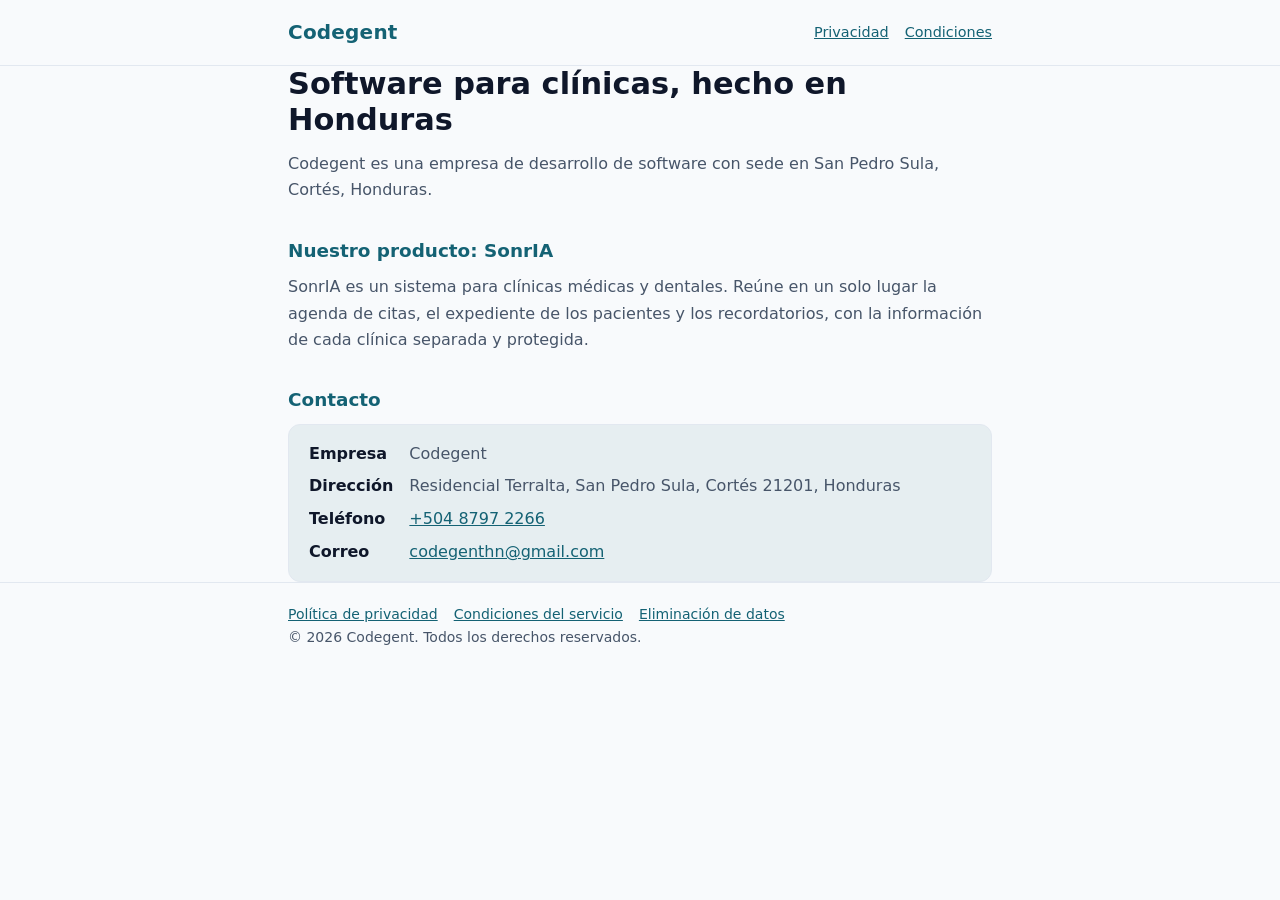
<file: index.html>
<!doctype html>
<html lang="es-HN">
<head>
  <meta charset="utf-8">
  <meta name="viewport" content="width=device-width, initial-scale=1">
  <title>Codegent · Desarrollo de software en San Pedro Sula, Honduras</title>
  <meta name="description" content="Codegent es una empresa de desarrollo de software con sede en San Pedro Sula, Honduras. Desarrolla SonrIA, un sistema para clínicas médicas y dentales.">
  <meta name="theme-color" content="#146274">
  <link rel="stylesheet" href="estilo.css">
</head>
<body>
  <header>
    <div class="contenedor">
      <a class="nombre" href="./">Codegent</a>
      <nav aria-label="Principal"><a href="privacidad.html">Privacidad</a><a href="terminos.html">Condiciones</a></nav>
    </div>
  </header>

  <main class="contenedor">
    <h1>Software para clínicas, hecho en Honduras</h1>
    <p>Codegent es una empresa de desarrollo de software con sede en San Pedro Sula, Cortés, Honduras.</p>

    <h2>Nuestro producto: SonrIA</h2>
    <p>SonrIA es un sistema para clínicas médicas y dentales. Reúne en un solo lugar la agenda de citas, el expediente de los pacientes y los recordatorios, con la información de cada clínica separada y protegida.</p>

    <h2>Contacto</h2>
    <div class="tarjeta">
      <dl>
        <dt>Empresa</dt><dd>Codegent</dd>
        <dt>Dirección</dt><dd>Residencial Terralta, San Pedro Sula, Cortés 21201, Honduras</dd>
        <dt>Teléfono</dt><dd><a href="tel:+50487972266">+504 8797 2266</a></dd>
        <dt>Correo</dt><dd><a href="mailto:codegenthn@gmail.com">codegenthn@gmail.com</a></dd>
      </dl>
    </div>
  </main>

  <footer>
    <div class="contenedor">
      <a href="privacidad.html">Política de privacidad</a><a href="terminos.html">Condiciones del servicio</a><a href="eliminacion-de-datos.html">Eliminación de datos</a>
      <p>&copy; <span id="anio">2026</span> Codegent. Todos los derechos reservados.</p>
    </div>
  </footer>
  <script>document.getElementById("anio").textContent = new Date().getFullYear();</script>
</body>
</html>
</file>
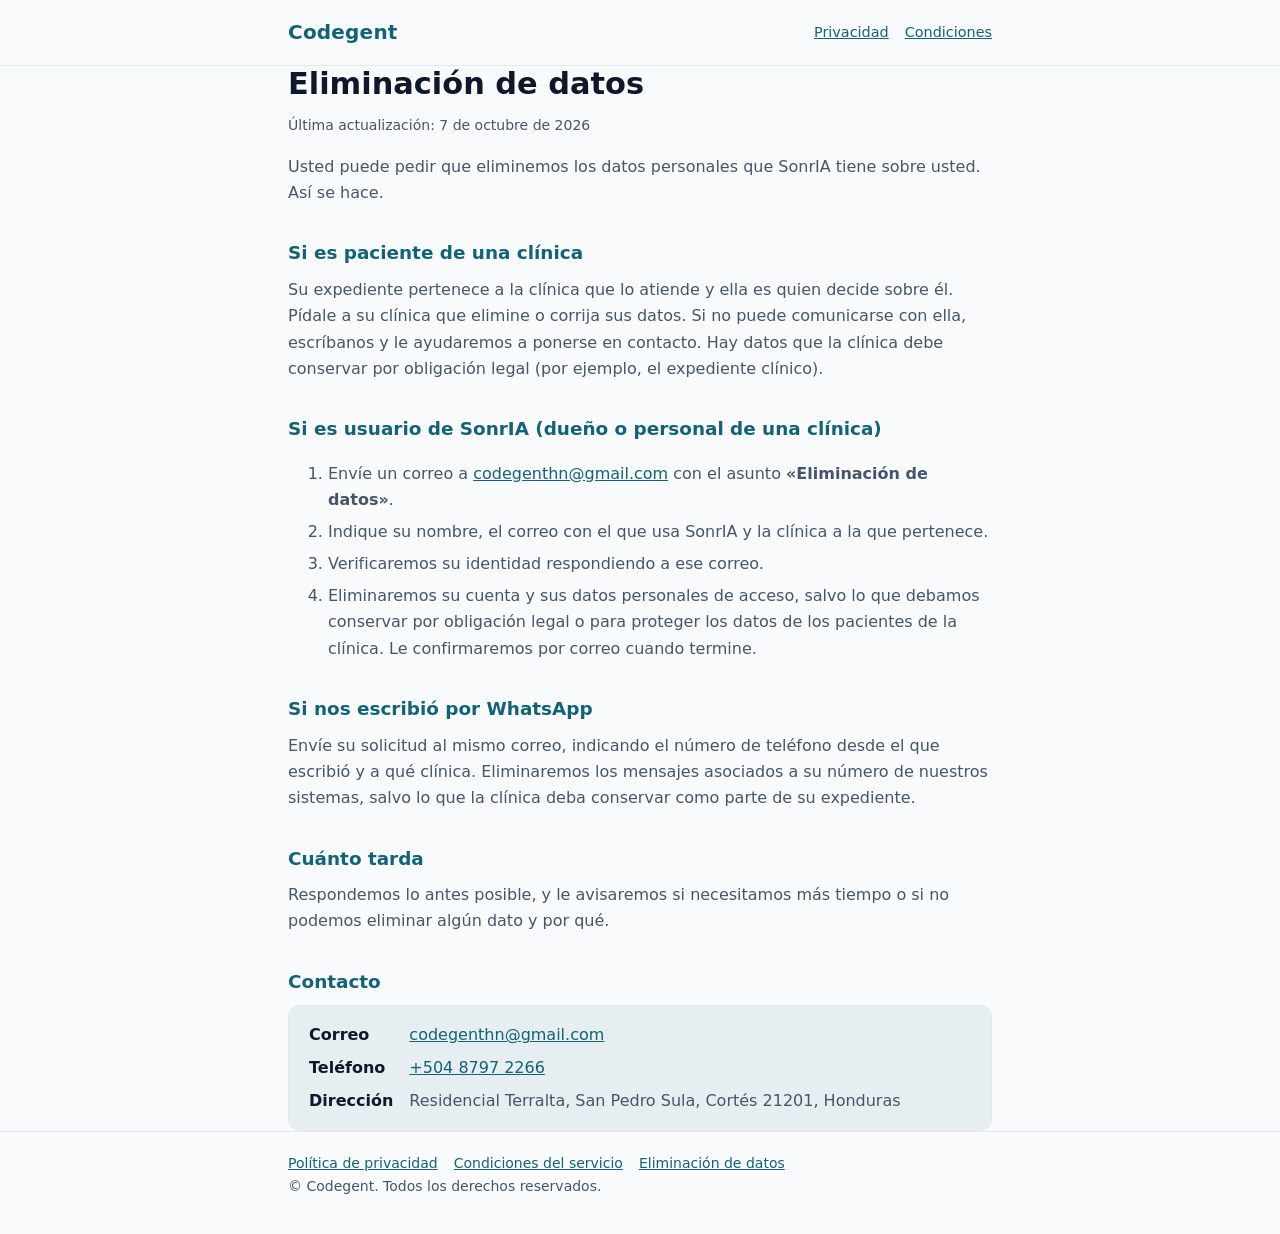
<file: eliminacion-de-datos.html>
<!doctype html>
<html lang="es-HN">
<head>
  <meta charset="utf-8">
  <meta name="viewport" content="width=device-width, initial-scale=1">
  <title>Eliminación de datos · Codegent</title>
  <meta name="description" content="Cómo solicitar la eliminación de sus datos personales en SonrIA.">
  <meta name="theme-color" content="#146274">
  <link rel="stylesheet" href="estilo.css">
</head>
<body>
  <header>
    <div class="contenedor">
      <a class="nombre" href="./">Codegent</a>
      <nav aria-label="Principal"><a href="privacidad.html">Privacidad</a><a href="terminos.html">Condiciones</a></nav>
    </div>
  </header>

  <main class="contenedor">
    <h1>Eliminación de datos</h1>
    <p class="fecha">Última actualización: 7 de octubre de 2026</p>
    <p>Usted puede pedir que eliminemos los datos personales que SonrIA tiene sobre usted. Así se hace.</p>

    <h2>Si es paciente de una clínica</h2>
    <p>Su expediente pertenece a la clínica que lo atiende y ella es quien decide sobre él. Pídale a su clínica que elimine o corrija sus datos. Si no puede comunicarse con ella, escríbanos y le ayudaremos a ponerse en contacto. Hay datos que la clínica debe conservar por obligación legal (por ejemplo, el expediente clínico).</p>

    <h2>Si es usuario de SonrIA (dueño o personal de una clínica)</h2>
    <ol>
      <li>Envíe un correo a <a href="mailto:codegenthn@gmail.com?subject=Eliminaci%C3%B3n%20de%20datos">codegenthn@gmail.com</a> con el asunto <strong>«Eliminación de datos»</strong>.</li>
      <li>Indique su nombre, el correo con el que usa SonrIA y la clínica a la que pertenece.</li>
      <li>Verificaremos su identidad respondiendo a ese correo.</li>
      <li>Eliminaremos su cuenta y sus datos personales de acceso, salvo lo que debamos conservar por obligación legal o para proteger los datos de los pacientes de la clínica. Le confirmaremos por correo cuando termine.</li>
    </ol>

    <h2>Si nos escribió por WhatsApp</h2>
    <p>Envíe su solicitud al mismo correo, indicando el número de teléfono desde el que escribió y a qué clínica. Eliminaremos los mensajes asociados a su número de nuestros sistemas, salvo lo que la clínica deba conservar como parte de su expediente.</p>

    <h2>Cuánto tarda</h2>
    <p>Respondemos lo antes posible, y le avisaremos si necesitamos más tiempo o si no podemos eliminar algún dato y por qué.</p>

    <h2>Contacto</h2>
    <div class="tarjeta">
      <dl>
        <dt>Correo</dt><dd><a href="mailto:codegenthn@gmail.com">codegenthn@gmail.com</a></dd>
        <dt>Teléfono</dt><dd><a href="tel:+50487972266">+504 8797 2266</a></dd>
        <dt>Dirección</dt><dd>Residencial Terralta, San Pedro Sula, Cortés 21201, Honduras</dd>
      </dl>
    </div>
  </main>

  <footer>
    <div class="contenedor">
      <a href="privacidad.html">Política de privacidad</a><a href="terminos.html">Condiciones del servicio</a><a href="eliminacion-de-datos.html">Eliminación de datos</a>
      <p>&copy; Codegent. Todos los derechos reservados.</p>
    </div>
  </footer>
</body>
</html>
</file>
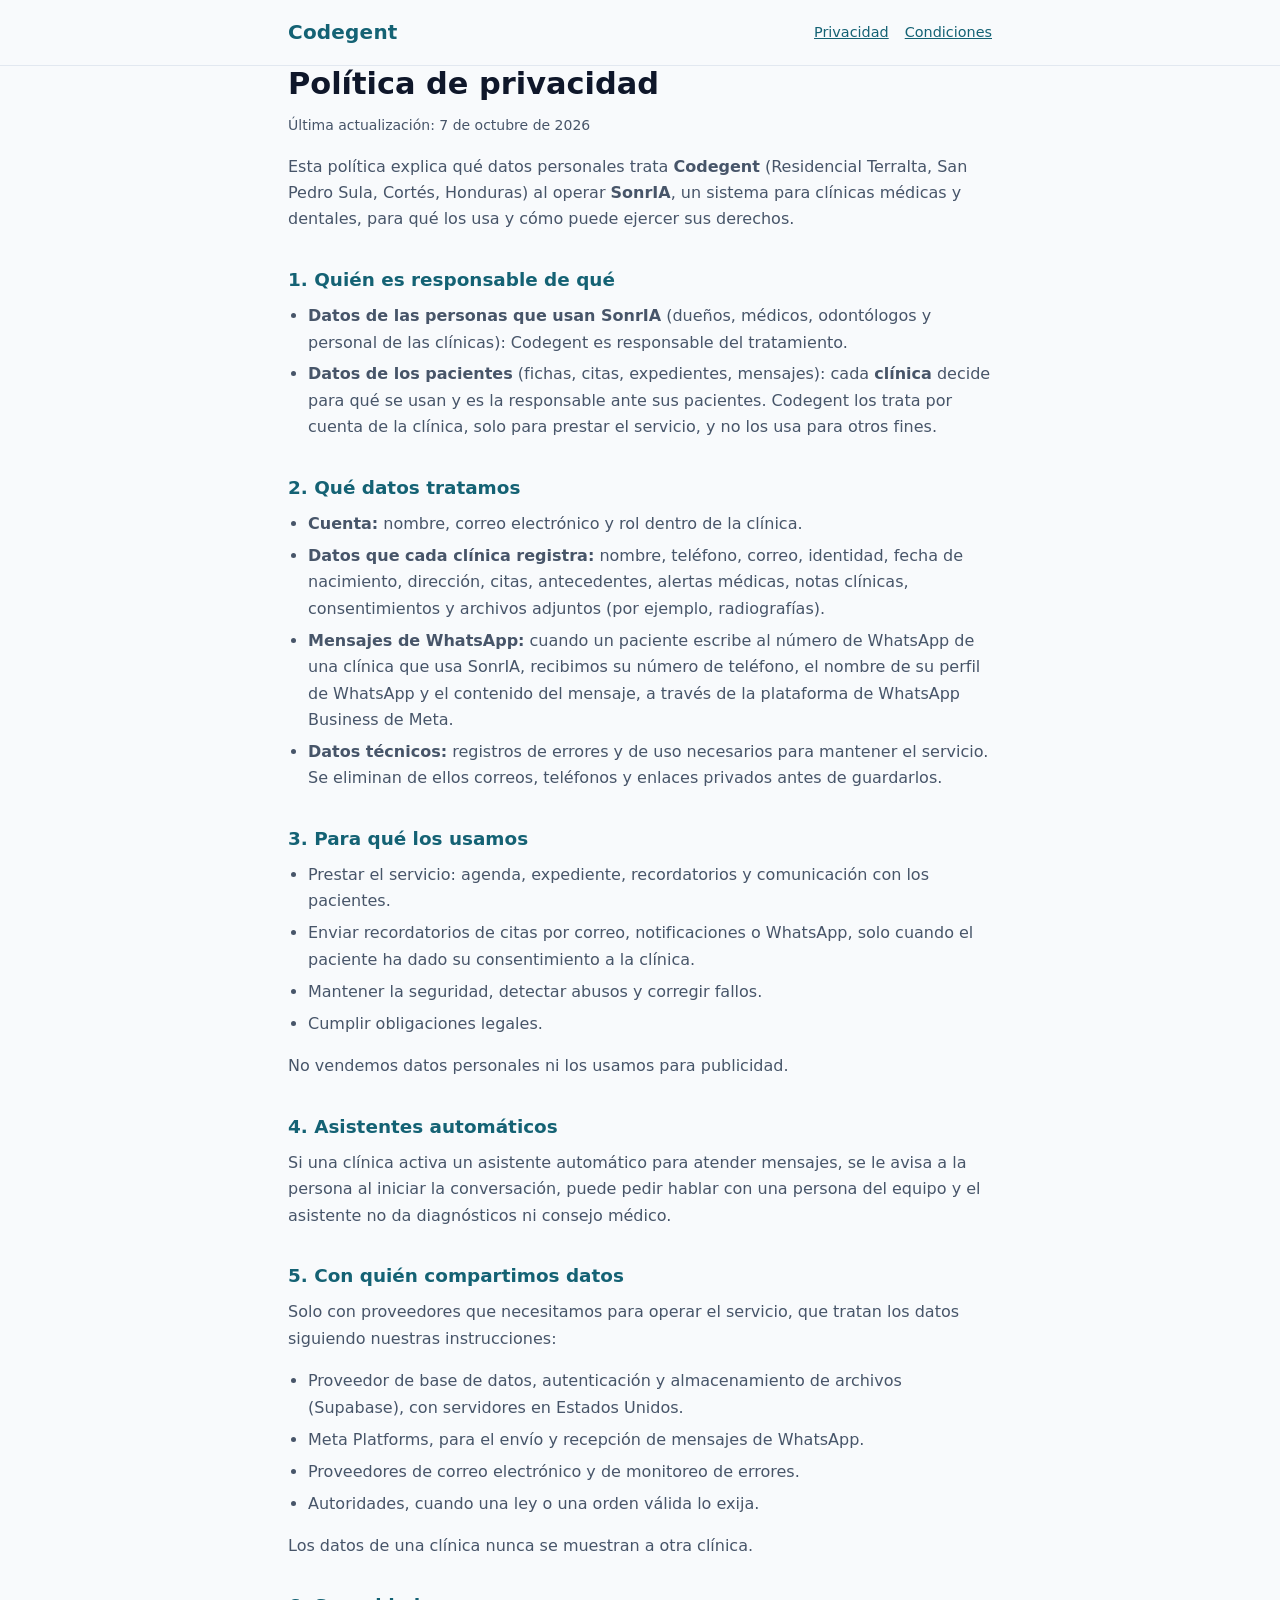
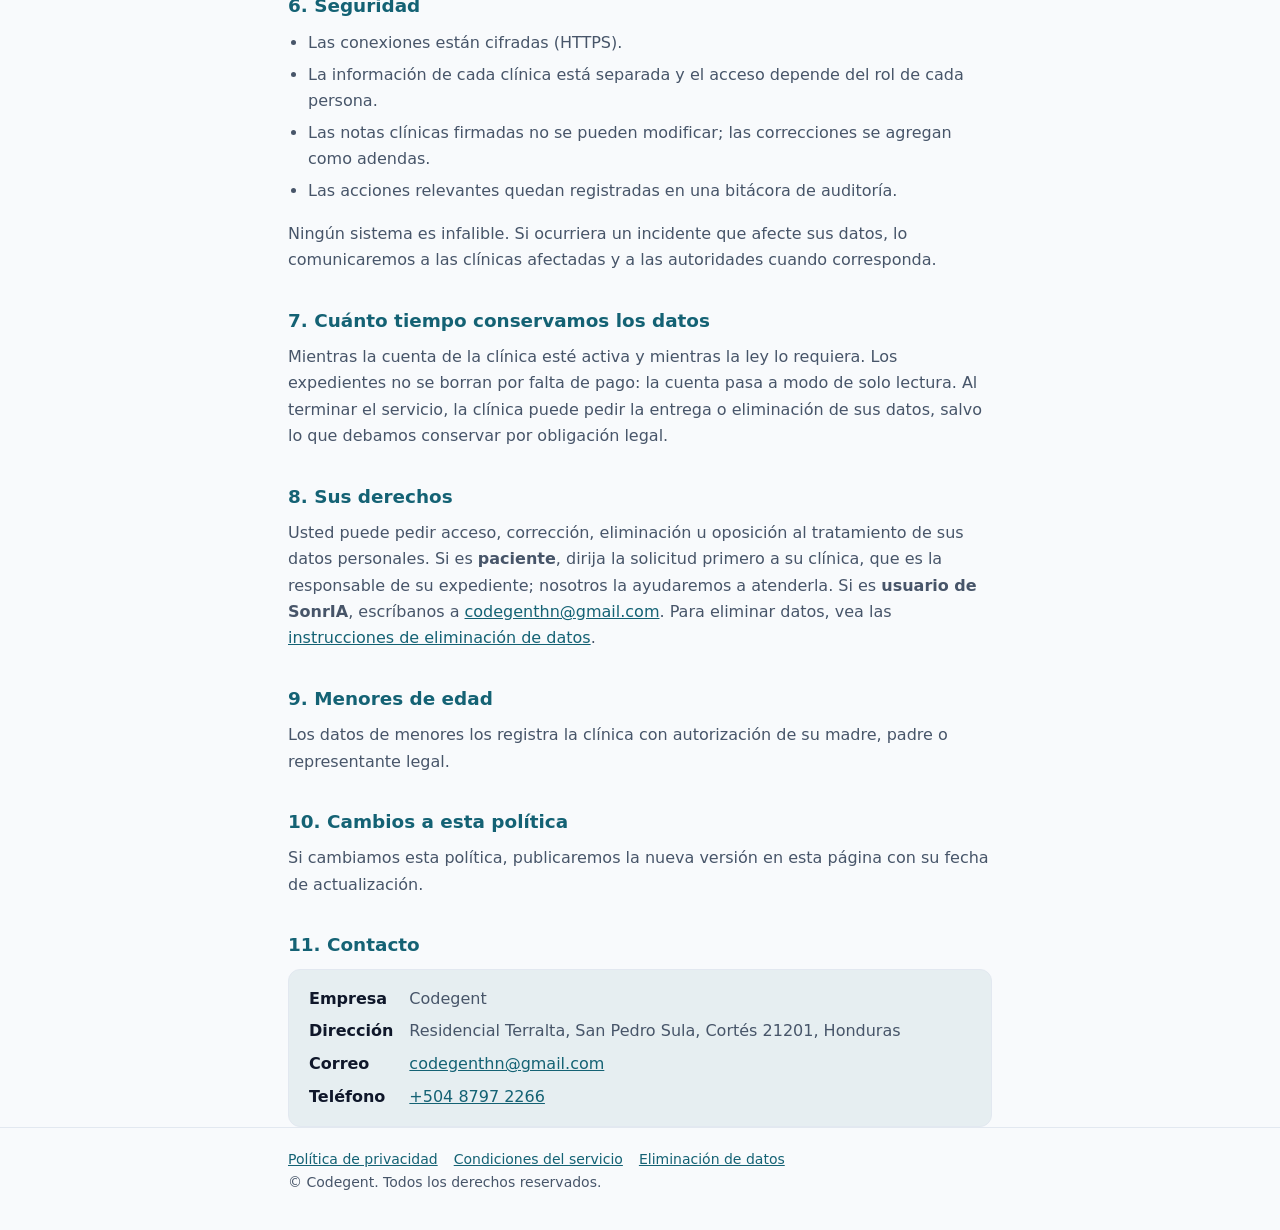
<file: privacidad.html>
<!doctype html>
<html lang="es-HN">
<head>
  <meta charset="utf-8">
  <meta name="viewport" content="width=device-width, initial-scale=1">
  <title>Política de privacidad · Codegent</title>
  <meta name="description" content="Cómo Codegent y su sistema SonrIA tratan los datos personales.">
  <meta name="theme-color" content="#146274">
  <link rel="stylesheet" href="estilo.css">
</head>
<body>
  <header>
    <div class="contenedor">
      <a class="nombre" href="./">Codegent</a>
      <nav aria-label="Principal"><a href="privacidad.html">Privacidad</a><a href="terminos.html">Condiciones</a></nav>
    </div>
  </header>

  <main class="contenedor">
    <h1>Política de privacidad</h1>
    <p class="fecha">Última actualización: 7 de octubre de 2026</p>
    <p>Esta política explica qué datos personales trata <strong>Codegent</strong> (Residencial Terralta, San Pedro Sula, Cortés, Honduras) al operar <strong>SonrIA</strong>, un sistema para clínicas médicas y dentales, para qué los usa y cómo puede ejercer sus derechos.</p>

    <h2>1. Quién es responsable de qué</h2>
    <ul>
      <li><strong>Datos de las personas que usan SonrIA</strong> (dueños, médicos, odontólogos y personal de las clínicas): Codegent es responsable del tratamiento.</li>
      <li><strong>Datos de los pacientes</strong> (fichas, citas, expedientes, mensajes): cada <strong>clínica</strong> decide para qué se usan y es la responsable ante sus pacientes. Codegent los trata por cuenta de la clínica, solo para prestar el servicio, y no los usa para otros fines.</li>
    </ul>

    <h2>2. Qué datos tratamos</h2>
    <ul>
      <li><strong>Cuenta:</strong> nombre, correo electrónico y rol dentro de la clínica.</li>
      <li><strong>Datos que cada clínica registra:</strong> nombre, teléfono, correo, identidad, fecha de nacimiento, dirección, citas, antecedentes, alertas médicas, notas clínicas, consentimientos y archivos adjuntos (por ejemplo, radiografías).</li>
      <li><strong>Mensajes de WhatsApp:</strong> cuando un paciente escribe al número de WhatsApp de una clínica que usa SonrIA, recibimos su número de teléfono, el nombre de su perfil de WhatsApp y el contenido del mensaje, a través de la plataforma de WhatsApp Business de Meta.</li>
      <li><strong>Datos técnicos:</strong> registros de errores y de uso necesarios para mantener el servicio. Se eliminan de ellos correos, teléfonos y enlaces privados antes de guardarlos.</li>
    </ul>

    <h2>3. Para qué los usamos</h2>
    <ul>
      <li>Prestar el servicio: agenda, expediente, recordatorios y comunicación con los pacientes.</li>
      <li>Enviar recordatorios de citas por correo, notificaciones o WhatsApp, solo cuando el paciente ha dado su consentimiento a la clínica.</li>
      <li>Mantener la seguridad, detectar abusos y corregir fallos.</li>
      <li>Cumplir obligaciones legales.</li>
    </ul>
    <p>No vendemos datos personales ni los usamos para publicidad.</p>

    <h2>4. Asistentes automáticos</h2>
    <p>Si una clínica activa un asistente automático para atender mensajes, se le avisa a la persona al iniciar la conversación, puede pedir hablar con una persona del equipo y el asistente no da diagnósticos ni consejo médico.</p>

    <h2>5. Con quién compartimos datos</h2>
    <p>Solo con proveedores que necesitamos para operar el servicio, que tratan los datos siguiendo nuestras instrucciones:</p>
    <ul>
      <li>Proveedor de base de datos, autenticación y almacenamiento de archivos (Supabase), con servidores en Estados Unidos.</li>
      <li>Meta Platforms, para el envío y recepción de mensajes de WhatsApp.</li>
      <li>Proveedores de correo electrónico y de monitoreo de errores.</li>
      <li>Autoridades, cuando una ley o una orden válida lo exija.</li>
    </ul>
    <p>Los datos de una clínica nunca se muestran a otra clínica.</p>

    <h2>6. Seguridad</h2>
    <ul>
      <li>Las conexiones están cifradas (HTTPS).</li>
      <li>La información de cada clínica está separada y el acceso depende del rol de cada persona.</li>
      <li>Las notas clínicas firmadas no se pueden modificar; las correcciones se agregan como adendas.</li>
      <li>Las acciones relevantes quedan registradas en una bitácora de auditoría.</li>
    </ul>
    <p>Ningún sistema es infalible. Si ocurriera un incidente que afecte sus datos, lo comunicaremos a las clínicas afectadas y a las autoridades cuando corresponda.</p>

    <h2>7. Cuánto tiempo conservamos los datos</h2>
    <p>Mientras la cuenta de la clínica esté activa y mientras la ley lo requiera. Los expedientes no se borran por falta de pago: la cuenta pasa a modo de solo lectura. Al terminar el servicio, la clínica puede pedir la entrega o eliminación de sus datos, salvo lo que debamos conservar por obligación legal.</p>

    <h2>8. Sus derechos</h2>
    <p>Usted puede pedir acceso, corrección, eliminación u oposición al tratamiento de sus datos personales. Si es <strong>paciente</strong>, dirija la solicitud primero a su clínica, que es la responsable de su expediente; nosotros la ayudaremos a atenderla. Si es <strong>usuario de SonrIA</strong>, escríbanos a <a href="mailto:codegenthn@gmail.com">codegenthn@gmail.com</a>. Para eliminar datos, vea las <a href="eliminacion-de-datos.html">instrucciones de eliminación de datos</a>.</p>

    <h2>9. Menores de edad</h2>
    <p>Los datos de menores los registra la clínica con autorización de su madre, padre o representante legal.</p>

    <h2>10. Cambios a esta política</h2>
    <p>Si cambiamos esta política, publicaremos la nueva versión en esta página con su fecha de actualización.</p>

    <h2>11. Contacto</h2>
    <div class="tarjeta">
      <dl>
        <dt>Empresa</dt><dd>Codegent</dd>
        <dt>Dirección</dt><dd>Residencial Terralta, San Pedro Sula, Cortés 21201, Honduras</dd>
        <dt>Correo</dt><dd><a href="mailto:codegenthn@gmail.com">codegenthn@gmail.com</a></dd>
        <dt>Teléfono</dt><dd><a href="tel:+50487972266">+504 8797 2266</a></dd>
      </dl>
    </div>
  </main>

  <footer>
    <div class="contenedor">
      <a href="privacidad.html">Política de privacidad</a><a href="terminos.html">Condiciones del servicio</a><a href="eliminacion-de-datos.html">Eliminación de datos</a>
      <p>&copy; Codegent. Todos los derechos reservados.</p>
    </div>
  </footer>
</body>
</html>
</file>
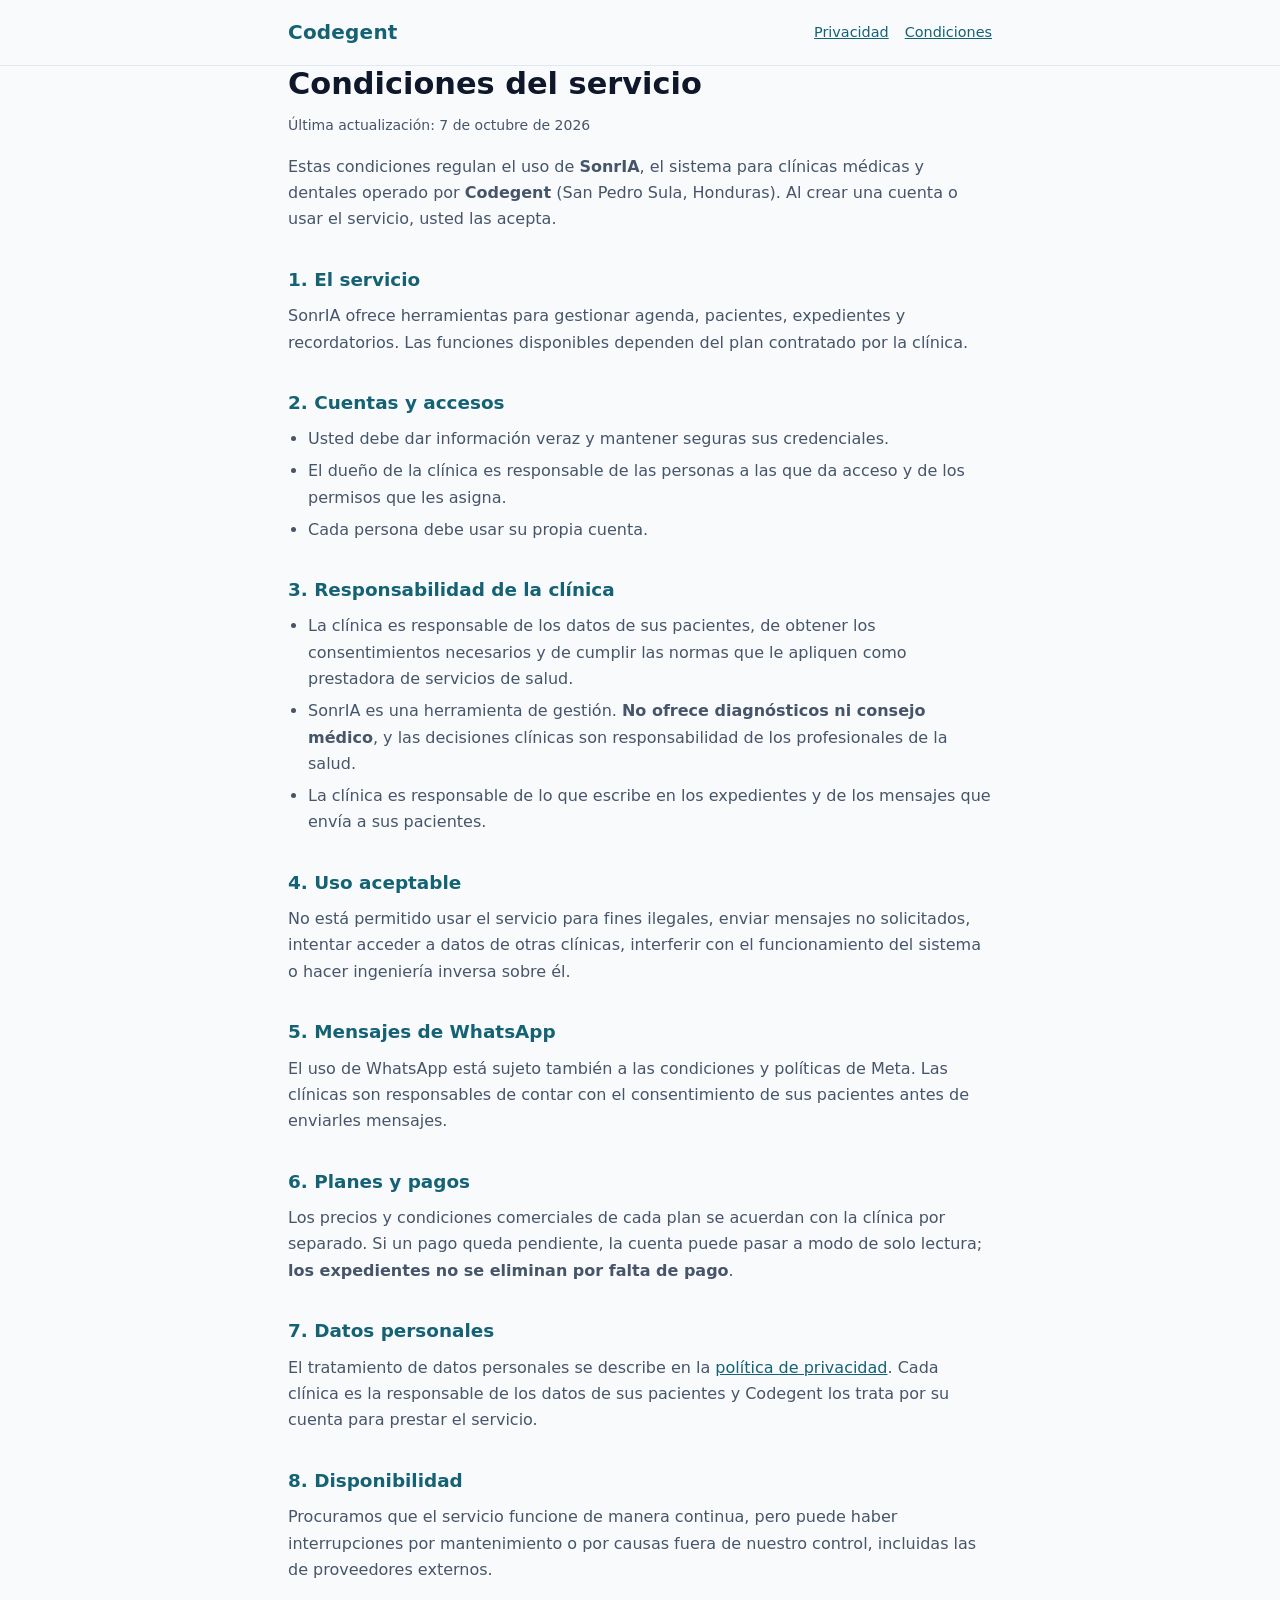
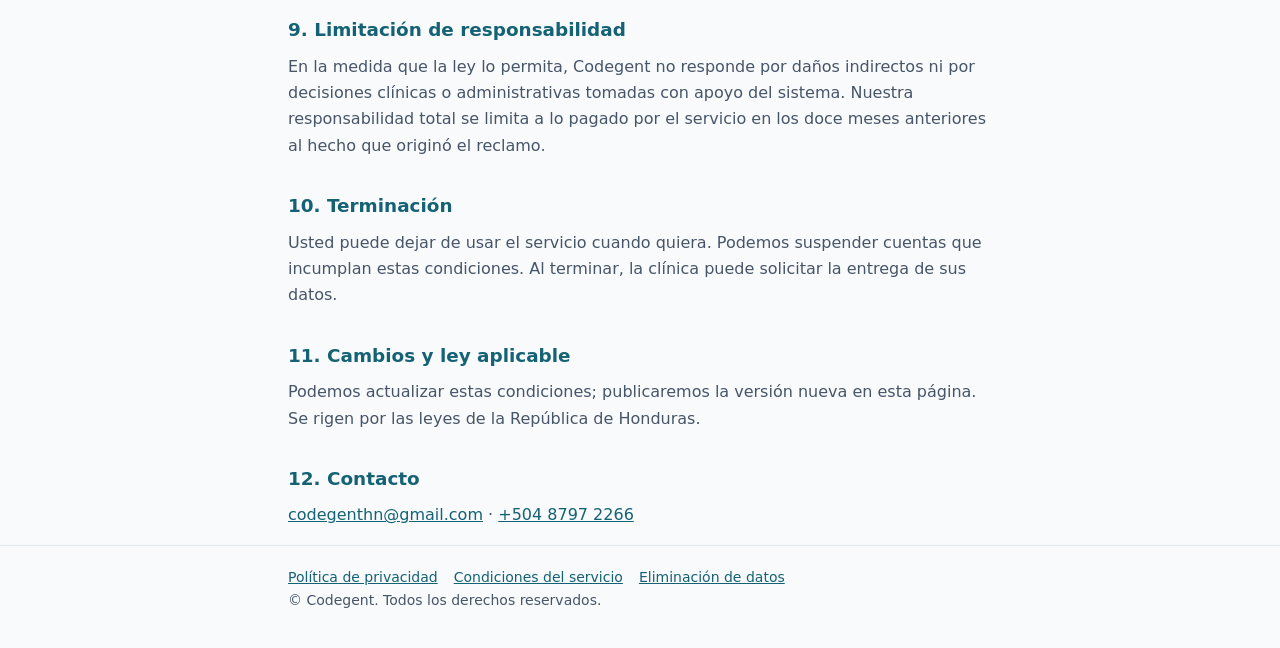
<file: terminos.html>
<!doctype html>
<html lang="es-HN">
<head>
  <meta charset="utf-8">
  <meta name="viewport" content="width=device-width, initial-scale=1">
  <title>Condiciones del servicio · Codegent</title>
  <meta name="description" content="Condiciones de uso de SonrIA, el sistema para clínicas de Codegent.">
  <meta name="theme-color" content="#146274">
  <link rel="stylesheet" href="estilo.css">
</head>
<body>
  <header>
    <div class="contenedor">
      <a class="nombre" href="./">Codegent</a>
      <nav aria-label="Principal"><a href="privacidad.html">Privacidad</a><a href="terminos.html">Condiciones</a></nav>
    </div>
  </header>

  <main class="contenedor">
    <h1>Condiciones del servicio</h1>
    <p class="fecha">Última actualización: 7 de octubre de 2026</p>
    <p>Estas condiciones regulan el uso de <strong>SonrIA</strong>, el sistema para clínicas médicas y dentales operado por <strong>Codegent</strong> (San Pedro Sula, Honduras). Al crear una cuenta o usar el servicio, usted las acepta.</p>

    <h2>1. El servicio</h2>
    <p>SonrIA ofrece herramientas para gestionar agenda, pacientes, expedientes y recordatorios. Las funciones disponibles dependen del plan contratado por la clínica.</p>

    <h2>2. Cuentas y accesos</h2>
    <ul>
      <li>Usted debe dar información veraz y mantener seguras sus credenciales.</li>
      <li>El dueño de la clínica es responsable de las personas a las que da acceso y de los permisos que les asigna.</li>
      <li>Cada persona debe usar su propia cuenta.</li>
    </ul>

    <h2>3. Responsabilidad de la clínica</h2>
    <ul>
      <li>La clínica es responsable de los datos de sus pacientes, de obtener los consentimientos necesarios y de cumplir las normas que le apliquen como prestadora de servicios de salud.</li>
      <li>SonrIA es una herramienta de gestión. <strong>No ofrece diagnósticos ni consejo médico</strong>, y las decisiones clínicas son responsabilidad de los profesionales de la salud.</li>
      <li>La clínica es responsable de lo que escribe en los expedientes y de los mensajes que envía a sus pacientes.</li>
    </ul>

    <h2>4. Uso aceptable</h2>
    <p>No está permitido usar el servicio para fines ilegales, enviar mensajes no solicitados, intentar acceder a datos de otras clínicas, interferir con el funcionamiento del sistema o hacer ingeniería inversa sobre él.</p>

    <h2>5. Mensajes de WhatsApp</h2>
    <p>El uso de WhatsApp está sujeto también a las condiciones y políticas de Meta. Las clínicas son responsables de contar con el consentimiento de sus pacientes antes de enviarles mensajes.</p>

    <h2>6. Planes y pagos</h2>
    <p>Los precios y condiciones comerciales de cada plan se acuerdan con la clínica por separado. Si un pago queda pendiente, la cuenta puede pasar a modo de solo lectura; <strong>los expedientes no se eliminan por falta de pago</strong>.</p>

    <h2>7. Datos personales</h2>
    <p>El tratamiento de datos personales se describe en la <a href="privacidad.html">política de privacidad</a>. Cada clínica es la responsable de los datos de sus pacientes y Codegent los trata por su cuenta para prestar el servicio.</p>

    <h2>8. Disponibilidad</h2>
    <p>Procuramos que el servicio funcione de manera continua, pero puede haber interrupciones por mantenimiento o por causas fuera de nuestro control, incluidas las de proveedores externos.</p>

    <h2>9. Limitación de responsabilidad</h2>
    <p>En la medida que la ley lo permita, Codegent no responde por daños indirectos ni por decisiones clínicas o administrativas tomadas con apoyo del sistema. Nuestra responsabilidad total se limita a lo pagado por el servicio en los doce meses anteriores al hecho que originó el reclamo.</p>

    <h2>10. Terminación</h2>
    <p>Usted puede dejar de usar el servicio cuando quiera. Podemos suspender cuentas que incumplan estas condiciones. Al terminar, la clínica puede solicitar la entrega de sus datos.</p>

    <h2>11. Cambios y ley aplicable</h2>
    <p>Podemos actualizar estas condiciones; publicaremos la versión nueva en esta página. Se rigen por las leyes de la República de Honduras.</p>

    <h2>12. Contacto</h2>
    <p><a href="mailto:codegenthn@gmail.com">codegenthn@gmail.com</a> · <a href="tel:+50487972266">+504 8797 2266</a></p>
  </main>

  <footer>
    <div class="contenedor">
      <a href="privacidad.html">Política de privacidad</a><a href="terminos.html">Condiciones del servicio</a><a href="eliminacion-de-datos.html">Eliminación de datos</a>
      <p>&copy; Codegent. Todos los derechos reservados.</p>
    </div>
  </footer>
</body>
</html>
</file>
<file: estilo.css>
:root { --tinta: #0f172a; --suave: #475569; --marca: #146274; --fondo: #f8fafc; --linea: #e2e8f0; }
@media (prefers-color-scheme: dark) { :root { --tinta: #f1f5f9; --suave: #94a3b8; --marca: #5eb8cb; --fondo: #0b1220; --linea: #1e293b; } }
* { box-sizing: border-box; }
body { margin: 0; font-family: system-ui, "Segoe UI", Roboto, Helvetica, Arial, sans-serif; background: var(--fondo); color: var(--tinta); line-height: 1.65; }
.contenedor { max-width: 46rem; margin: 0 auto; padding: 0 1rem; }
header { border-bottom: 1px solid var(--linea); }
header .contenedor { display: flex; align-items: center; justify-content: space-between; padding: 1rem; flex-wrap: wrap; gap: .5rem; }
.nombre { font-weight: 700; font-size: 1.25rem; color: var(--marca); text-decoration: none; letter-spacing: .01em; }
nav a { margin-left: 1rem; font-size: .9rem; }
main { padding: 2.5rem 0 3rem; }
h1 { font-size: 1.9rem; line-height: 1.2; margin: 0 0 .75rem; }
h2 { font-size: 1.15rem; margin: 2rem 0 .5rem; color: var(--marca); }
p, li { color: var(--suave); }
p { margin: 0 0 1rem; }
ul { margin: 0 0 1rem; padding-left: 1.25rem; }
li { margin-bottom: .35rem; }
.fecha { font-size: .875rem; }
.tarjeta { border: 1px solid var(--linea); border-radius: .75rem; padding: 1rem 1.25rem; background: color-mix(in srgb, var(--fondo) 92%, var(--marca)); }
dl { margin: 0; display: grid; grid-template-columns: max-content 1fr; gap: .4rem 1rem; }
dt { font-weight: 600; }
dd { margin: 0; color: var(--suave); }
a { color: var(--marca); }
footer { border-top: 1px solid var(--linea); padding: 1.25rem 0; font-size: .875rem; color: var(--suave); }
footer a { margin-right: 1rem; }
@media (max-width: 30rem) { dl { grid-template-columns: 1fr; gap: 0; } dd { margin-bottom: .6rem; } h1 { font-size: 1.6rem; } nav a { margin: 0 1rem 0 0; } }
</file>
